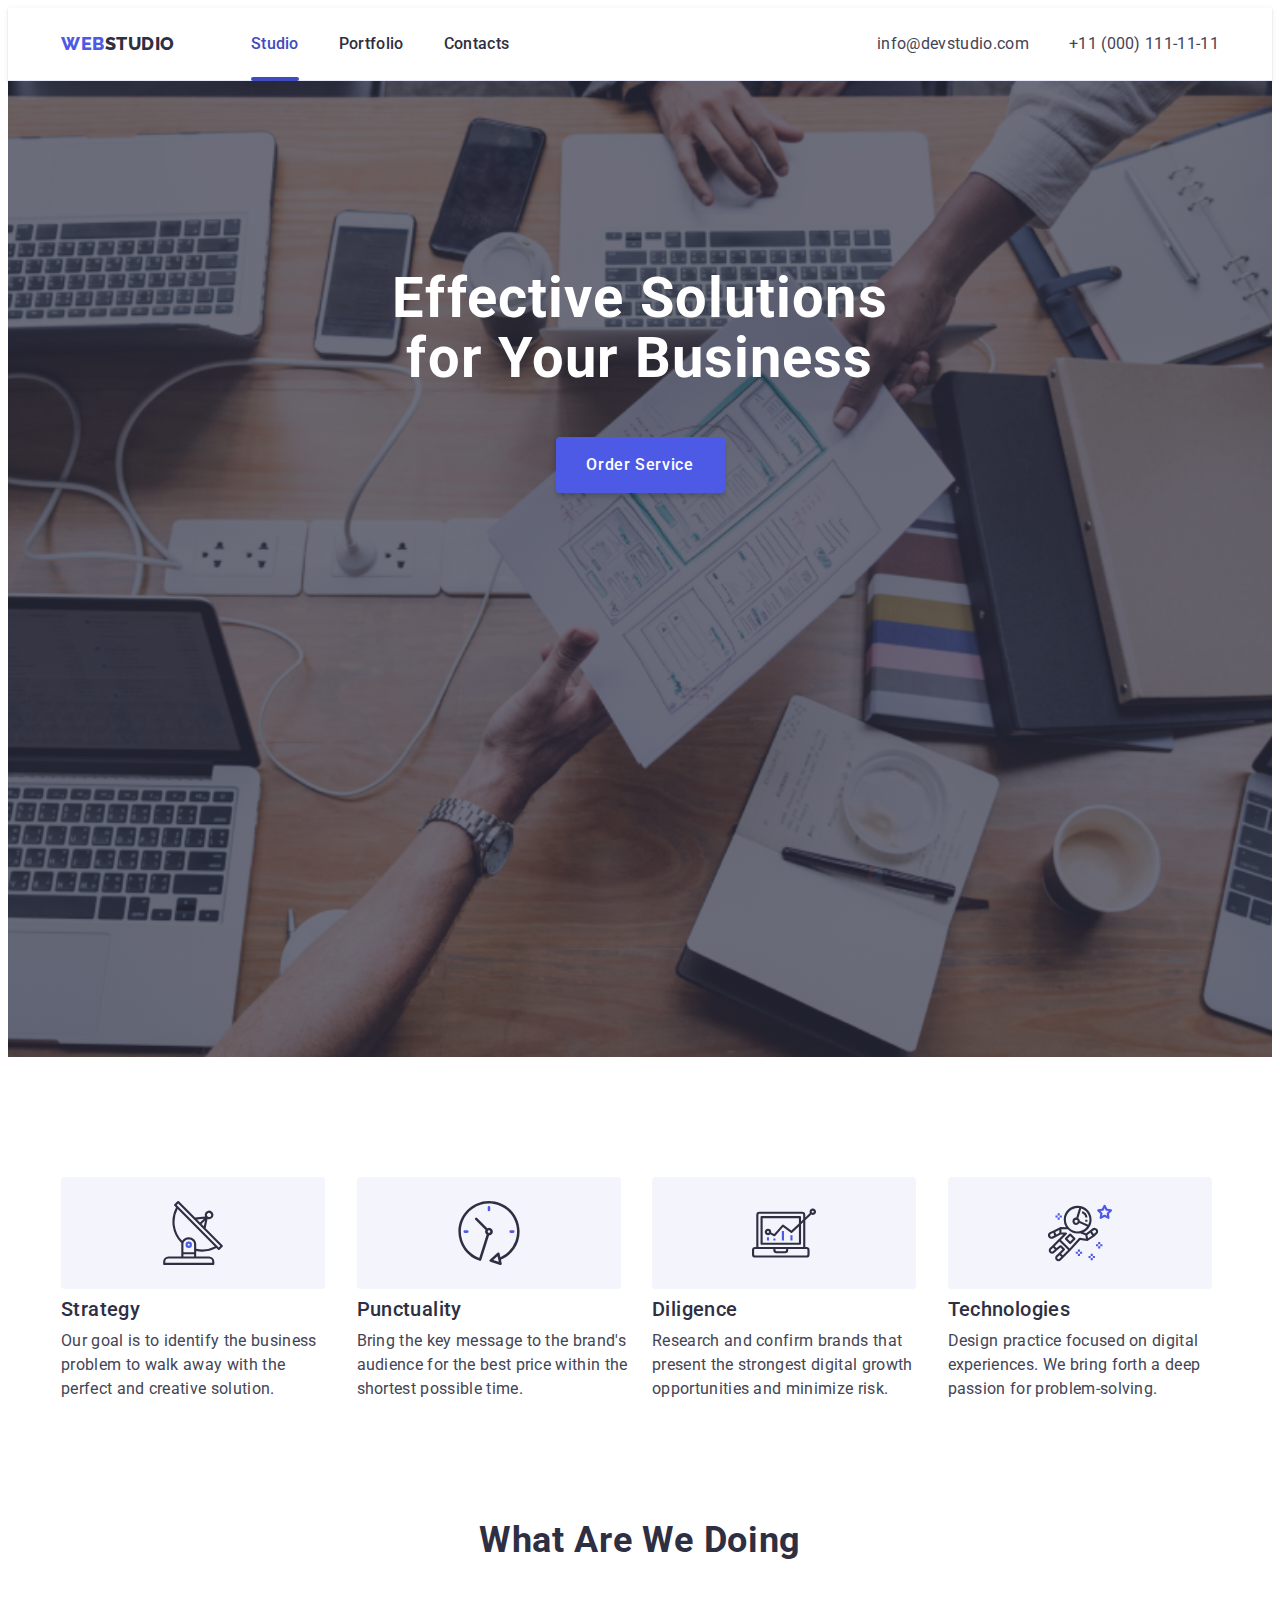
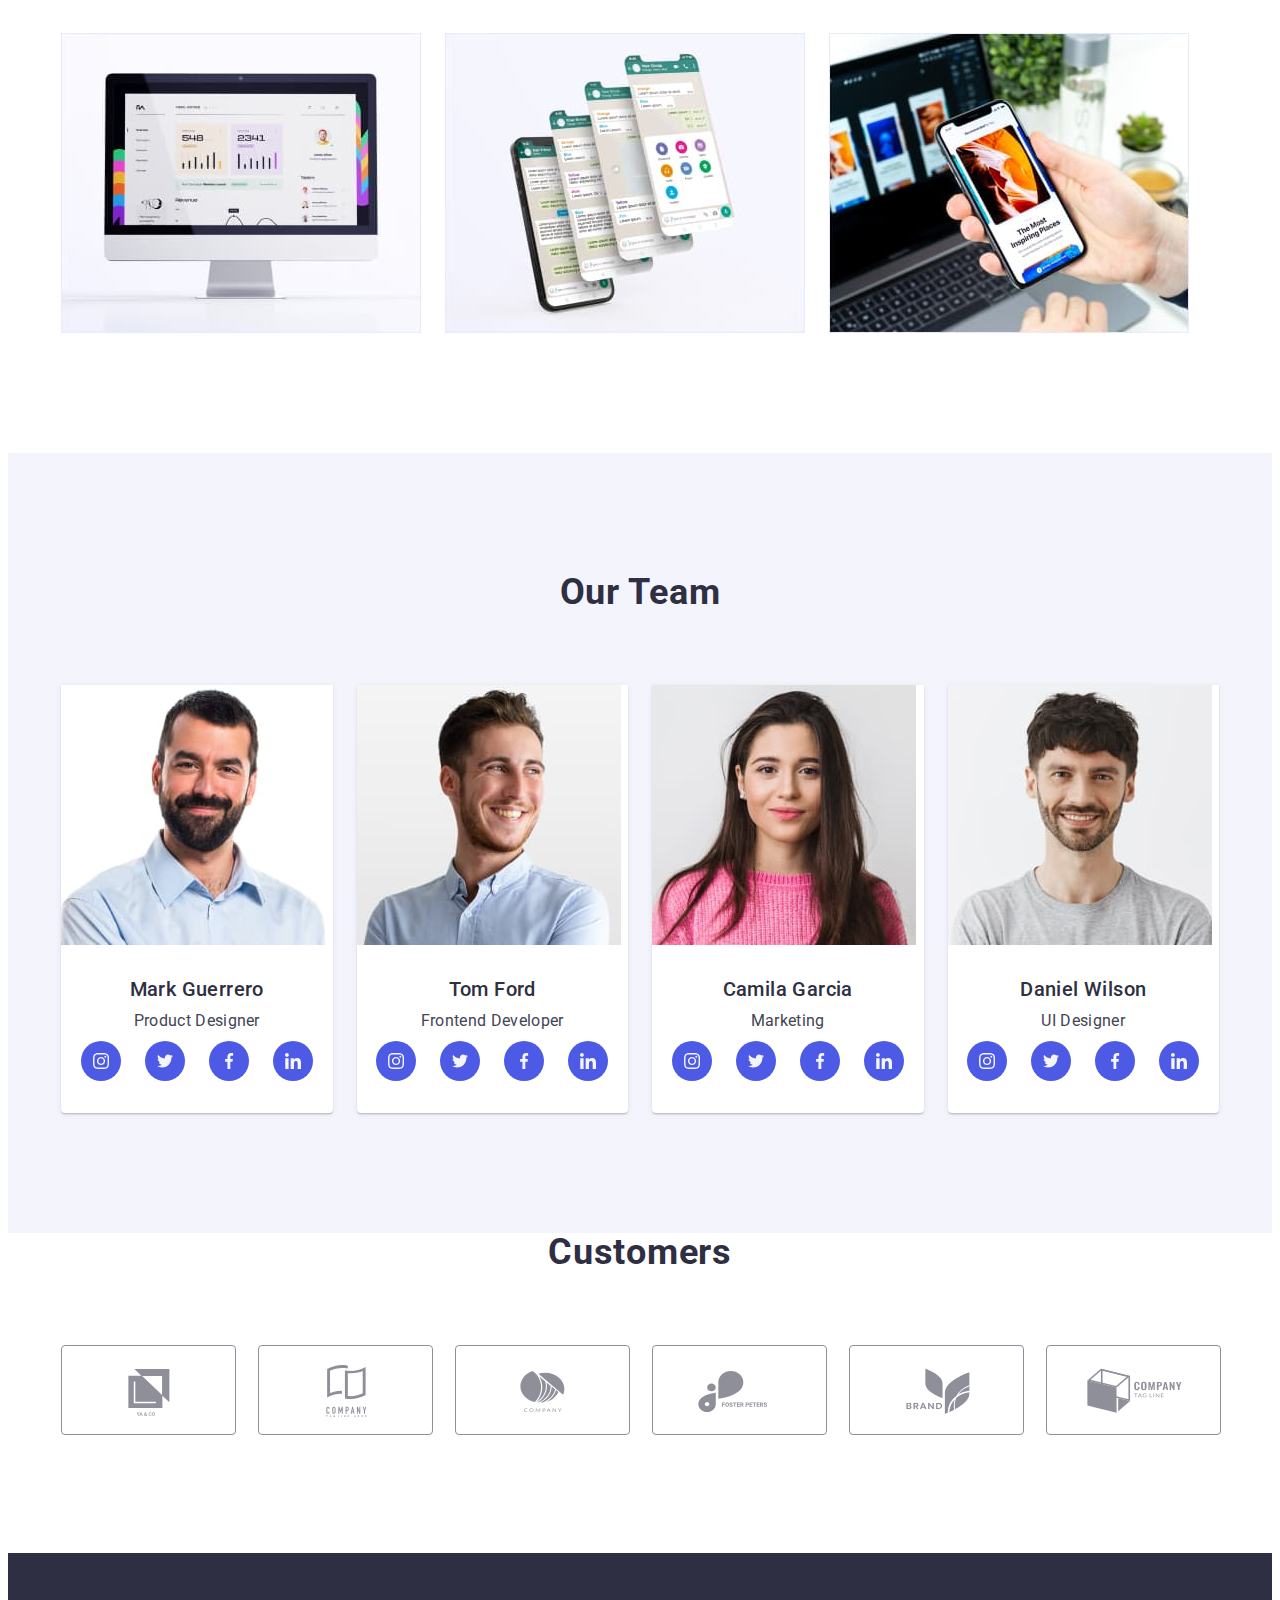
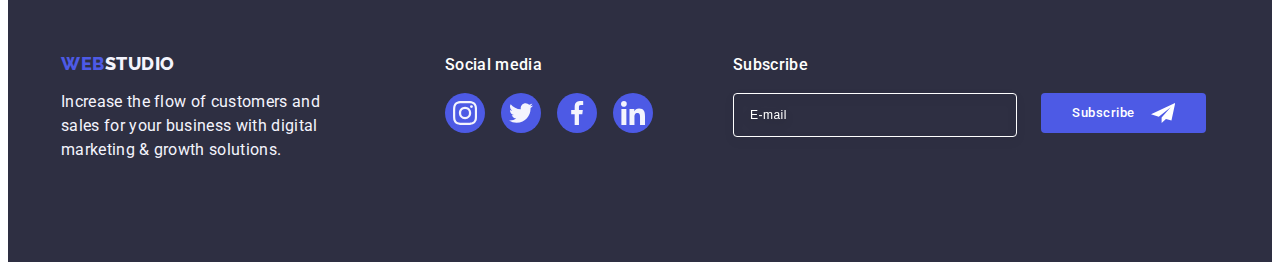
<file: index.html>
<!DOCTYPE html>
<html lang="en">
  <head>
    <meta charset="UTF-8" />
    <meta http-equiv="X-UA-Compatible" content="IE=edge" />
    <meta name="viewport" content="width=device-width, initial-scale=1.0" />
    <title lang="uk">Студія</title>
    <link rel="preconnect" href="https://fonts.googleapis.com" />
    <link rel="preconnect" href="https://fonts.gstatic.com" crossorigin />
    <link
      href="https://fonts.googleapis.com/css2?family=Raleway:wght@800&family=Roboto:wght@400;500;700&display=swap"
      rel="stylesheet"
    />
    <link
      rel="stylesheet"
      href="https://cdnjs.cloudflare.com/ajax/libs/modern-normalize/2.0.0/modern-normalize.min.css"
      integrity="sha512-4xo8blKMVCiXpTaLzQSLSw3KFOVPWhm/TRtuPVc4WG6kUgjH6J03IBuG7JZPkcWMxJ5huwaBpOpnwYElP/m6wg=="
      crossorigin="anonymous"
      referrerpolicy="no-referrer"
    />
    <link rel="stylesheet" href="./css/styles.css" />
  </head>
  <body>
    <!-- HEADER -->
    <header class="hdr-style">
      <div class="container header-nav">
        <nav class="page-nav">
          <a class="logo link" href="./index.html"
            >Web<span class="logo-style">Studio</span></a
          >
          <ul class="menu list">
            <li class="menu-item">
              <a class="menu-link link current-page" href="./index.html"
                >Studio</a
              >
            </li>
            <li class="menu-item">
              <a class="menu-link link" href="./portfolio.html">Portfolio</a>
            </li>
            <li class="menu-item">
              <a class="menu-link link" href="">Contacts</a>
            </li>
          </ul>
        </nav>
        <address class="address">
          <ul class="header-address list">
            <li>
              <a class="contacts link" href="mailto:info@devstudio.com"
                >info@devstudio.com</a
              >
            </li>
            <li>
              <a class="contacts link" href="tel:+110001111111"
                >+11 (000) 111-11-11</a
              >
            </li>
          </ul>
        </address>
      </div>
    </header>
    <main>
      <!-- HERO -->
      <section class="hero">
        <div class="container">
          <h1 class="main-title">Effective Solutions for Your Business</h1>
          <button type="button" class="modal-btn" data-modal-open>
            Order Service
          </button>
        </div>
      </section>
      <!-- ABOUT -->
      <section class="main-about">
        <div class="container">
          <h2 class="visually-hidden">About Company</h2>
          <ul class="about-company list">
            <li class="about-company-item">
              <div class="about-company-icons">
                <svg width="64" height="64">
                  <use href="./images/icons.svg#icon-icon-antenna"></use>
                </svg>
              </div>
              <h3 class="subtitle">Strategy</h3>
              <p class="about-description">
                Our goal is to identify the business problem to walk away with
                the perfect and creative solution.
              </p>
            </li>
            <li class="about-company-item">
              <div class="about-company-icons">
                <svg width="64" height="64">
                  <use href="./images/icons.svg#icon-icon-clock"></use>
                </svg>
              </div>
              <h3 class="subtitle">Punctuality</h3>
              <p class="about-description">
                Bring the key message to the brand's audience for the best price
                within the shortest possible time.
              </p>
            </li>
            <li class="about-company-item">
              <div class="about-company-icons">
                <svg width="64" height="64">
                  <use href="./images/icons.svg#icon-icon-diagram"></use>
                </svg>
              </div>
              <h3 class="subtitle">Diligence</h3>
              <p class="about-description">
                Research and confirm brands that present the strongest digital
                growth opportunities and minimize risk.
              </p>
            </li>
            <li class="about-company-item">
              <div class="about-company-icons">
                <svg width="64" height="64">
                  <use href="./images/icons.svg#icon-icon-astronaut"></use>
                </svg>
              </div>
              <h3 class="subtitle">Technologies</h3>
              <p class="about-description">
                Design practice focused on digital experiences. We bring forth a
                deep passion for problem-solving.
              </p>
            </li>
          </ul>
        </div>
      </section>
      <section class="section company-products">
        <div class="container">
          <h2 class="ours-works">What are we doing</h2>
          <ul class="about-company-visual list">
            <li class="products-img">
              <img src="./images/img-1.jpg" alt="Monitor" width="360" />
            </li>
            <li class="products-img">
              <img
                src="./images/img-2.jpg"
                alt="Iphone and Application"
                width="360"
              />
            </li>
            <li class="products-img">
              <img
                src="./images/img-3.jpg"
                alt="Iphone and Laptop"
                width="360"
              />
            </li>
          </ul>
        </div>
      </section>
      <!-- TEAM -->
      <section class="team-section">
        <div class="container">
          <h2 class="our-team">Our Team</h2>
          <ul class="team list">
            <li class="team-cards">
              <img src="./images/mark.jpg" alt="Product Designer" width="264" />
              <div class="team-item">
                <h3 class="teams-member">Mark Guerrero</h3>
                <p class="team-position">Product Designer</p>
                <ul class="teams-soc-list list">
                  <li class="teams-soc-item">
                    <a
                      href=""
                      class="teams-soc-link link"
                      target="_blank"
                      rel="noopener noreferrer"
                      ><svg class="teams-soc-icon" width="16" height="16">
                        <use
                          href="./images/icons.svg#icon-icon-instagram"
                        ></use></svg
                    ></a>
                  </li>
                  <li class="teams-soc-item">
                    <a
                      href=""
                      class="teams-soc-link link"
                      target="_blank"
                      rel="noopener noreferrer"
                      ><svg class="teams-soc-icon" width="16" height="16">
                        <use
                          href="./images/icons.svg#icon-icon-twitter"
                        ></use></svg
                    ></a>
                  </li>
                  <li class="teams-soc-item">
                    <a
                      href=""
                      class="teams-soc-link link"
                      target="_blank"
                      rel="noopener noreferrer"
                      ><svg class="teams-soc-icon" width="16" height="16">
                        <use
                          href="./images/icons.svg#icon-icon-facebook"
                        ></use></svg
                    ></a>
                  </li>
                  <li class="teams-soc-item">
                    <a
                      href=""
                      class="teams-soc-link link"
                      target="_blank"
                      rel="noopener noreferrer"
                      ><svg class="teams-soc-icon" width="16" height="16">
                        <use
                          href="./images/icons.svg#icon-icon-linkedin"
                        ></use></svg
                    ></a>
                  </li>
                </ul>
              </div>
            </li>
            <li class="team-cards">
              <img
                src="./images/tom.jpg"
                alt="Frontend Developer"
                width="264"
              />
              <div class="team-item">
                <h3 class="teams-member">Tom Ford</h3>
                <p class="team-position">Frontend Developer</p>
                <ul class="teams-soc-list list">
                  <li class="teams-soc-item">
                    <a
                      href=""
                      class="teams-soc-link link"
                      target="_blank"
                      rel="noopener noreferrer"
                      ><svg class="teams-soc-icon" width="16" height="16">
                        <use
                          href="./images/icons.svg#icon-icon-instagram"
                        ></use></svg
                    ></a>
                  </li>
                  <li class="teams-soc-item">
                    <a
                      href=""
                      class="teams-soc-link link"
                      target="_blank"
                      rel="noopener noreferrer"
                      ><svg class="teams-soc-icon" width="16" height="16">
                        <use
                          href="./images/icons.svg#icon-icon-twitter"
                        ></use></svg
                    ></a>
                  </li>
                  <li class="teams-soc-item">
                    <a
                      href=""
                      class="teams-soc-link link"
                      target="_blank"
                      rel="noopener noreferrer"
                      ><svg class="teams-soc-icon" width="16" height="16">
                        <use
                          href="./images/icons.svg#icon-icon-facebook"
                        ></use></svg
                    ></a>
                  </li>
                  <li class="teams-soc-item">
                    <a
                      href=""
                      class="teams-soc-link link"
                      target="_blank"
                      rel="noopener noreferrer"
                      ><svg class="teams-soc-icon" width="16" height="16">
                        <use
                          href="./images/icons.svg#icon-icon-linkedin"
                        ></use></svg
                    ></a>
                  </li>
                </ul>
              </div>
            </li>
            <li class="team-cards">
              <img src="./images/camila.jpg" alt="Marketing" width="264" />
              <div class="team-item">
                <h3 class="teams-member">Camila Garcia</h3>
                <p class="team-position">Marketing</p>
                <ul class="teams-soc-list list">
                  <li class="teams-soc-item">
                    <a
                      href=""
                      class="teams-soc-link link"
                      target="_blank"
                      rel="noopener noreferrer"
                      ><svg class="teams-soc-icon" width="16" height="16">
                        <use
                          href="./images/icons.svg#icon-icon-instagram"
                        ></use></svg
                    ></a>
                  </li>
                  <li class="teams-soc-item">
                    <a
                      href=""
                      class="teams-soc-link link"
                      target="_blank"
                      rel="noopener noreferrer"
                      ><svg class="teams-soc-icon" width="16" height="16">
                        <use
                          href="./images/icons.svg#icon-icon-twitter"
                        ></use></svg
                    ></a>
                  </li>
                  <li class="teams-soc-item">
                    <a
                      href=""
                      class="teams-soc-link link"
                      target="_blank"
                      rel="noopener noreferrer"
                      ><svg class="teams-soc-icon" width="16" height="16">
                        <use
                          href="./images/icons.svg#icon-icon-facebook"
                        ></use></svg
                    ></a>
                  </li>
                  <li class="teams-soc-item">
                    <a
                      href=""
                      class="teams-soc-link link"
                      target="_blank"
                      rel="noopener noreferrer"
                      ><svg class="teams-soc-icon" width="16" height="16">
                        <use
                          href="./images/icons.svg#icon-icon-linkedin"
                        ></use></svg
                    ></a>
                  </li>
                </ul>
              </div>
            </li>
            <li class="team-cards">
              <img src="./images/daniel.jpg" alt="UI Designer" width="264" />
              <div class="team-item">
                <h3 class="teams-member">Daniel Wilson</h3>
                <p class="team-position">UI Designer</p>
                <ul class="teams-soc-list list">
                  <li class="teams-soc-item">
                    <a
                      href=""
                      class="teams-soc-link link"
                      target="_blank"
                      rel="noopener noreferrer"
                      ><svg class="teams-soc-icon" width="16" height="16">
                        <use
                          href="./images/icons.svg#icon-icon-instagram"
                        ></use></svg
                    ></a>
                  </li>
                  <li class="teams-soc-item">
                    <a
                      href=""
                      class="teams-soc-link link"
                      target="_blank"
                      rel="noopener noreferrer"
                      ><svg class="teams-soc-icon" width="16" height="16">
                        <use
                          href="./images/icons.svg#icon-icon-twitter"
                        ></use></svg
                    ></a>
                  </li>
                  <li class="teams-soc-item">
                    <a
                      href=""
                      class="teams-soc-link link"
                      target="_blank"
                      rel="noopener noreferrer"
                      ><svg class="teams-soc-icon" width="16" height="16">
                        <use
                          href="./images/icons.svg#icon-icon-facebook"
                        ></use></svg
                    ></a>
                  </li>
                  <li class="teams-soc-item">
                    <a
                      href=""
                      class="teams-soc-link link"
                      target="_blank"
                      rel="noopener noreferrer"
                      ><svg class="teams-soc-icon" width="16" height="16">
                        <use
                          href="./images/icons.svg#icon-icon-linkedin"
                        ></use></svg
                    ></a>
                  </li>
                </ul>
              </div>
            </li>
          </ul>
        </div>
      </section>
      <!-- CUSTOMERS -->
      <section class="section company-products">
        <div class="container">
          <h2 class="ours-works">Customers</h2>
          <ul class="customers-list list">
            <li class="customer-item">
              <a class="customer-link link" href=""
                ><svg class="customer-icon" height="56" width="104">
                  <use href="./images/icons.svg#icon-icon-company-1"></use></svg
              ></a>
            </li>
            <li class="customer-item">
              <a class="customer-link link" href=""
                ><svg class="customer-icon" height="56" width="104">
                  <use href="./images/icons.svg#icon-icon-company-2"></use></svg
              ></a>
            </li>
            <li class="customer-item">
              <a class="customer-link link" href=""
                ><svg class="customer-icon" height="56" width="104">
                  <use href="./images/icons.svg#icon-icon-company-3"></use></svg
              ></a>
            </li>
            <li class="customer-item">
              <a class="customer-link link" href=""
                ><svg class="customer-icon" height="56" width="104">
                  <use href="./images/icons.svg#icon-icon-company-4"></use></svg
              ></a>
            </li>
            <li class="customer-item">
              <a class="customer-link link" href=""
                ><svg class="customer-icon" height="56" width="104">
                  <use href="./images/icons.svg#icon-icon-company-5"></use></svg
              ></a>
            </li>
            <li class="customer-item">
              <a class="customer-link link" href=""
                ><svg class="customer-icon" height="56" width="104">
                  <use href="./images/icons.svg#icon-icon-company-6"></use></svg
              ></a>
            </li>
          </ul>
        </div>
      </section>
    </main>
    <footer class="page-bottom">
      <div class="container footer-container">
        <div class="footer-logo-container">
          <a class="logo-footer link" href="./index.html"
            >Web<span class="logo-style-footer">Studio</span></a
          >
          <p class="slogan-footer">
            Increase the flow of customers and sales for your business with
            digital marketing & growth solutions.
          </p>
        </div>
        <div class="social-media-links">
          <p class="social-footer-title">Social media</p>
          <ul class="footer-social-link list">
            <li class="teams-soc-item">
              <a
                href=""
                class="footer-soc-link link"
                target="_blank"
                rel="noopener noreferrer"
                ><svg class="teams-soc-icon" width="24" height="24">
                  <use href="./images/icons.svg#icon-icon-instagram"></use></svg
              ></a>
            </li>
            <li class="teams-soc-item">
              <a
                href=""
                class="footer-soc-link link"
                target="_blank"
                rel="noopener noreferrer"
                ><svg class="teams-soc-icon" width="24" height="24">
                  <use href="./images/icons.svg#icon-icon-twitter"></use></svg
              ></a>
            </li>
            <li class="teams-soc-item">
              <a
                href=""
                class="footer-soc-link link"
                target="_blank"
                rel="noopener noreferrer"
                ><svg class="teams-soc-icon" width="24" height="24">
                  <use href="./images/icons.svg#icon-icon-facebook"></use></svg
              ></a>
            </li>
            <li class="teams-soc-item">
              <a
                href=""
                class="footer-soc-link link"
                target="_blank"
                rel="noopener noreferrer"
                ><svg class="teams-soc-icon" width="24" height="24">
                  <use href="./images/icons.svg#icon-icon-linkedin"></use></svg
              ></a>
            </li>
          </ul>
        </div>
        <div class="subscribe-form">
          <p class="social-footer-title">Subscribe</p>
          <form class="subscribe">
            <label for="subscribe-footer" class="subscribe-label">
              <input
                type="email"
                id="subscribe-footer"
                name="subscribe-footer"
                class="subscribe-input"
                placeholder="E-mail"
              />
            </label>
            <button type="submit" class="subscribe-btn">
              Subscribe
              <svg class="subscribe-icon" width="24" height="24">
                <use href="./images/icons.svg#icon-send"></use>
              </svg>
            </button>
          </form>
        </div>
      </div>
    </footer>
    <div class="backdrop is-hidden" data-modal>
      <div class="modal">
        <button type="button" class="modal-close" data-modal-close>
          <svg class="modal-close-icon" width="8" height="8">
            <use href="./images/icons.svg#icon-close-modal"></use>
          </svg>
        </button>
        <p class="modal-title">Leave your contacts and we will call you back</p>
        <form class="modal-form">
          <div class="modal-field">
            <label for="user-name" class="input-label">Name</label>
            <div class="input-wrap">
              <input
                type="text"
                name="user-name"
                id="user-name"
                class="modal-input"
              />
              <svg class="modal-icon" width="18" height="24">
                <use href="./images/icons.svg#icon-person"></use>
              </svg>
            </div>
          </div>

          <div class="modal-field">
            <label for="user-tel" class="input-label">Phone</label>
            <div class="input-wrap">
              <input
                type="text"
                name="user-tel"
                id="user-tel"
                class="modal-input"
              />
              <svg class="modal-icon" width="18" height="24">
                <use href="./images/icons.svg#icon-phone"></use>
              </svg>
            </div>
          </div>

          <div class="modal-field">
            <label for="user-email" class="input-label">Email</label>
            <div class="input-wrap">
              <input
                type="text"
                name="user-email"
                id="user-email"
                class="modal-input"
              />
              <svg class="modal-icon" width="18" height="24">
                <use href="./images/icons.svg#icon-letter"></use>
              </svg>
            </div>
          </div>

          <div class="modal-field-coment">
            <label for="user-comment" class="input-label">Comment</label>
            <textarea
              name="user-comment"
              id="user-comment"
              class="modal-comment"
              placeholder="Text input"
            ></textarea>
          </div>
          <div class="modal-checkbox">
            <input
              id="user-privacy"
              type="checkbox"
              name="user-privacy"
              value="true"
              class="checkbox visually-hidden"
            />
            <label for="user-privacy" class="checkbox-label">
              <span class="checkbox-icon">
                <svg class="icov-vector" width="10" height="8">
                  <use href="./images/icons.svg#icon-bird"></use>
                </svg>
              </span>
              I accept the terms and conditions of the&nbsp;
              <a href="#" class="check-link">Privacy Policy</a>
            </label>
          </div>

          <button type="submit" class="modal-btn btn">Send</button>
        </form>
      </div>
    </div>
    <script src="./js/modal.js"></script>
  </body>
</html>
</file>
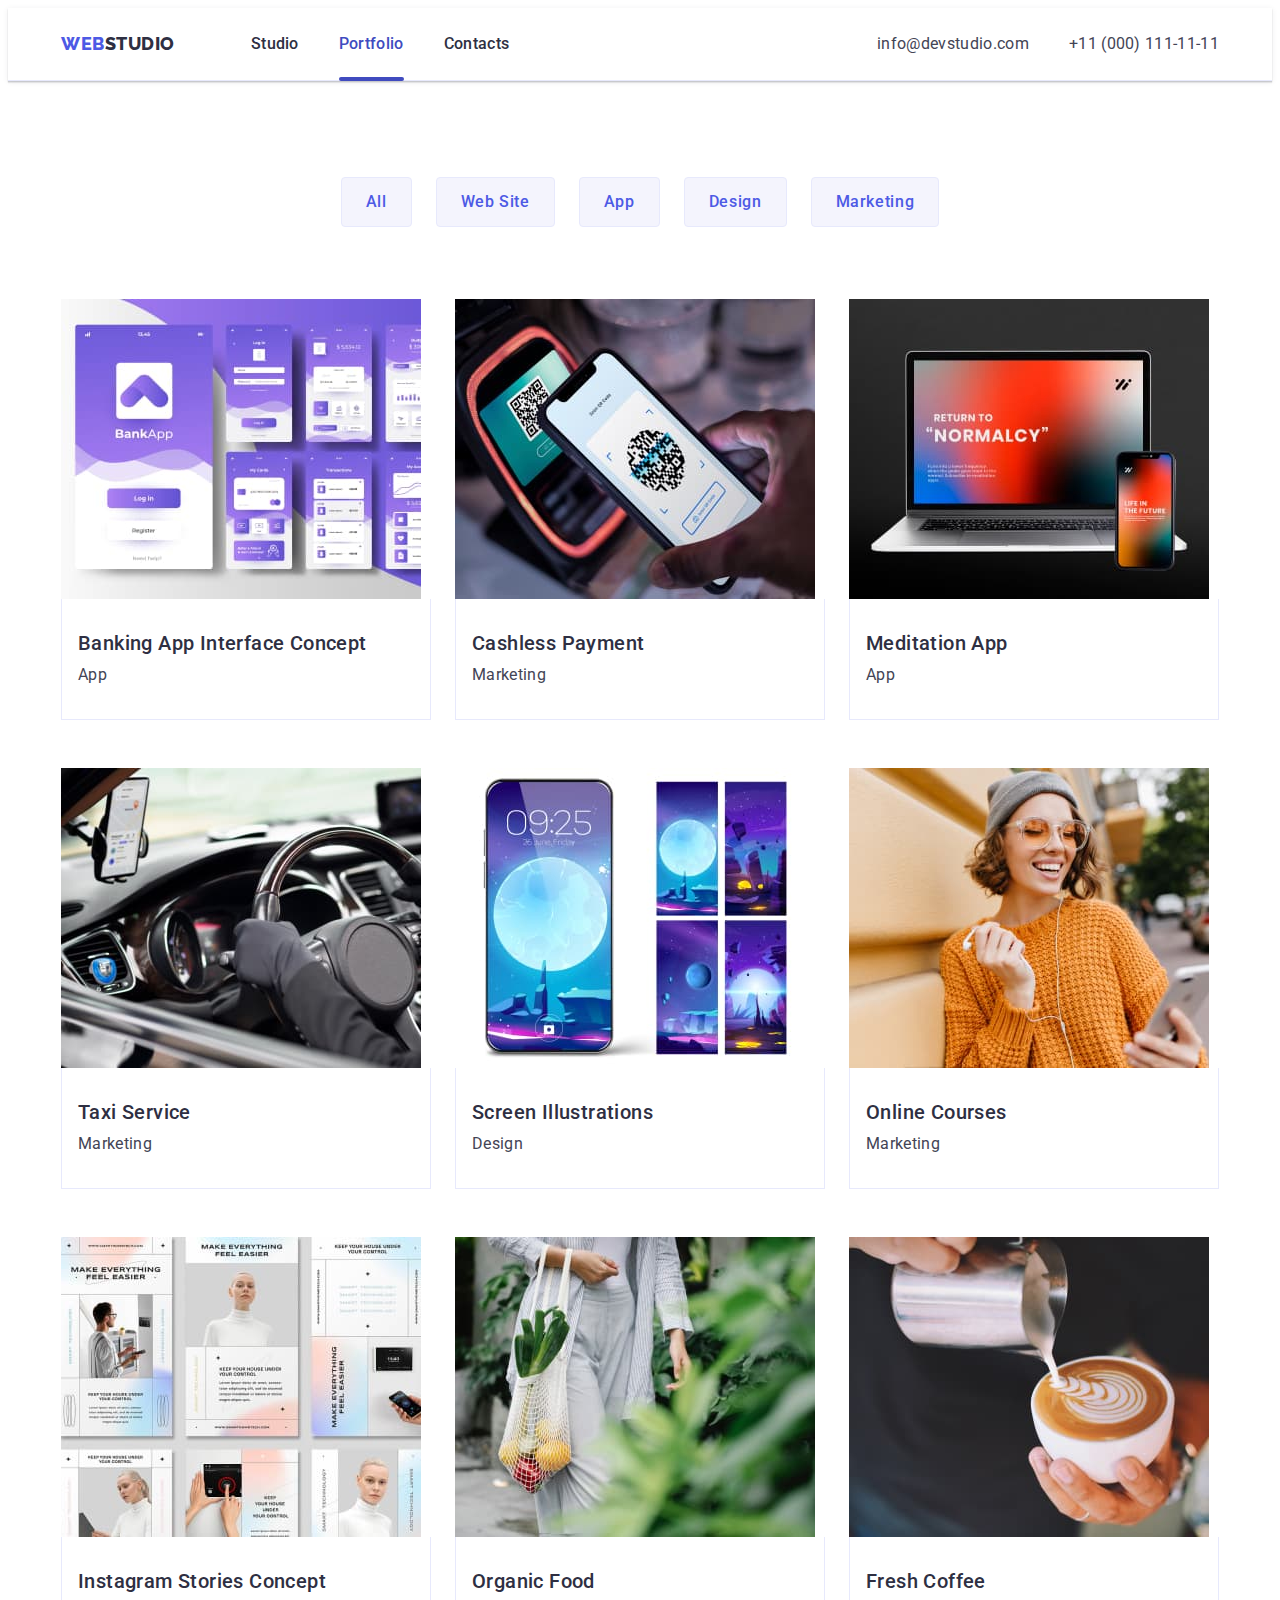
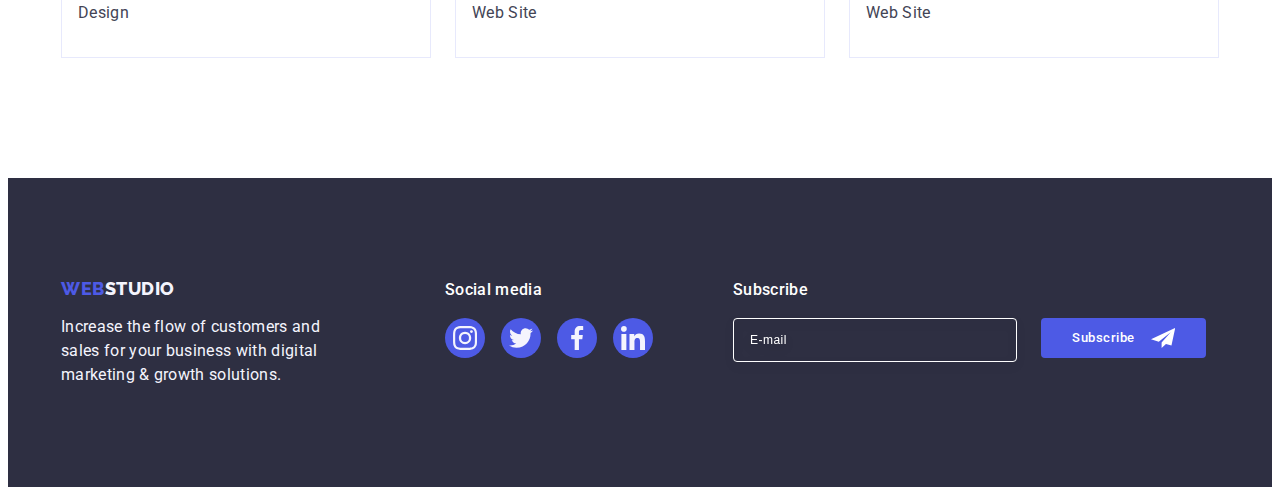
<file: portfolio.html>
<!DOCTYPE html>
<html lang="en">
  <head>
    <meta charset="UTF-8" />
    <meta http-equiv="X-UA-Compatible" content="IE=edge" />
    <meta name="viewport" content="width=device-width, initial-scale=1.0" />
    <title lang="uk">Студія</title>
    <link rel="preconnect" href="https://fonts.googleapis.com" />
    <link rel="preconnect" href="https://fonts.gstatic.com" crossorigin />
    <link
      href="https://fonts.googleapis.com/css2?family=Raleway:wght@800&family=Roboto:wght@400;500;700&display=swap"
      rel="stylesheet"
    />
    <link
      rel="stylesheet"
      href="https://cdnjs.cloudflare.com/ajax/libs/modern-normalize/2.0.0/modern-normalize.min.css"
      integrity="sha512-4xo8blKMVCiXpTaLzQSLSw3KFOVPWhm/TRtuPVc4WG6kUgjH6J03IBuG7JZPkcWMxJ5huwaBpOpnwYElP/m6wg=="
      crossorigin="anonymous"
      referrerpolicy="no-referrer"
    />
    <link rel="stylesheet" href="./css/styles.css" />
  </head>
  <body>
    <!-- HEADER -->
    <header class="hdr-style">
      <div class="container header-nav">
        <nav class="page-nav">
          <a class="logo link" href="./index.html"
            >Web<span class="logo-style">Studio</span></a
          >

          <ul class="menu list">
            <li class="menu-item">
              <a class="menu-link link" href="./index.html">Studio</a>
            </li>
            <li class="menu-item">
              <a class="menu-link link current-page" href="./portfolio.html"
                >Portfolio</a
              >
            </li>
            <li class="menu-item">
              <a class="menu-link link" href="">Contacts</a>
            </li>
          </ul>
        </nav>
        <address class="address">
          <ul class="header-address list">
            <li>
              <a class="contacts link" href="mailto:info@devstudio.com"
                >info@devstudio.com</a
              >
            </li>
            <li>
              <a class="contacts link" href="tel:+110001111111"
                >+11 (000) 111-11-11</a
              >
            </li>
          </ul>
        </address>
      </div>
    </header>
    <main>
      <section class="portfolio-section">
        <div class="container">
          <h1 class="visually-hidden">Examples of Work</h1>
          <ul class="list portfolio-filter">
            <li><button type="button" class="filter-btn">All</button></li>
            <li><button type="button" class="filter-btn">Web Site</button></li>
            <li><button type="button" class="filter-btn">App</button></li>
            <li><button type="button" class="filter-btn">Design</button></li>
            <li><button type="button" class="filter-btn">Marketing</button></li>
          </ul>

          <ul class="portfolio-examples list">
            <li class="portfolio-cards">
              <a class="portfolio-card-item link" href=""
                ><div class="portfolio-cover-image">
                  <img
                    src="./images/example-1.jpg"
                    alt="Bank Application"
                    width="360"
                  />
                  <p class="cover-text-image">
                    14 Stylish and User-Friendly App Design Concepts · Task
                    Manager App · Calorie Tracker App · Exotic Fruit Ecommerce
                    App · Cloud Storage App
                  </p>
                </div>
                <div class="portfolio-cards-bottom">
                  <h2 class="subtitle">Banking App Interface Concept</h2>
                  <p class="example-category">App</p>
                </div></a
              >
            </li>
            <li class="portfolio-cards">
              <a class="portfolio-card-item link" href=""
                ><div class="portfolio-cover-image">
                  <img
                    src="./images/example-2.jpg"
                    alt="QR Code Mobile Payment"
                    width="360"
                  />
                  <p class="cover-text-image">
                    14 Stylish and User-Friendly App Design Concepts · Task
                    Manager App · Calorie Tracker App · Exotic Fruit Ecommerce
                    App · Cloud Storage App
                  </p>
                </div>
                <div class="portfolio-cards-bottom">
                  <h2 class="subtitle">Cashless Payment</h2>
                  <p class="example-category">Marketing</p>
                </div></a
              >
            </li>
            <li class="portfolio-cards">
              <a class="portfolio-card-item link" href=""
                ><div class="portfolio-cover-image">
                  <img
                    src="./images/example-3.jpg"
                    alt="Laptop and Smartphone"
                    width="360"
                  />
                  <p class="cover-text-image">
                    14 Stylish and User-Friendly App Design Concepts · Task
                    Manager App · Calorie Tracker App · Exotic Fruit Ecommerce
                    App · Cloud Storage App
                  </p>
                </div>
                <div class="portfolio-cards-bottom">
                  <h2 class="subtitle">Meditation App</h2>
                  <p class="example-category">App</p>
                </div></a
              >
            </li>
            <li class="portfolio-cards">
              <a class="portfolio-card-item link" href=""
                ><div class="portfolio-cover-image">
                  <img src="./images/example-4.jpg" alt="Driver" width="360" />
                  <p class="cover-text-image">
                    14 Stylish and User-Friendly App Design Concepts · Task
                    Manager App · Calorie Tracker App · Exotic Fruit Ecommerce
                    App · Cloud Storage App
                  </p>
                </div>
                <div class="portfolio-cards-bottom">
                  <h2 class="subtitle">Taxi Service</h2>
                  <p class="example-category">Marketing</p>
                </div></a
              >
            </li>
            <li class="portfolio-cards">
              <a class="portfolio-card-item link" href=""
                ><div class="portfolio-cover-image">
                  <img
                    src="./images/example-5.jpg"
                    alt="Smartphone with wallpapers"
                    width="360"
                  />
                  <p class="cover-text-image">
                    14 Stylish and User-Friendly App Design Concepts · Task
                    Manager App · Calorie Tracker App · Exotic Fruit Ecommerce
                    App · Cloud Storage App
                  </p>
                </div>
                <div class="portfolio-cards-bottom">
                  <h2 class="subtitle">Screen Illustrations</h2>
                  <p class="example-category">Design</p>
                </div></a
              >
            </li>
            <li class="portfolio-cards">
              <a class="portfolio-card-item link" href=""
                ><div class="portfolio-cover-image">
                  <img
                    src="./images/example-6.jpg"
                    alt="Happy girl"
                    width="360"
                  />
                  <p class="cover-text-image">
                    14 Stylish and User-Friendly App Design Concepts · Task
                    Manager App · Calorie Tracker App · Exotic Fruit Ecommerce
                    App · Cloud Storage App
                  </p>
                </div>
                <div class="portfolio-cards-bottom">
                  <h2 class="subtitle">Online Courses</h2>
                  <p class="example-category">Marketing</p>
                </div></a
              >
            </li>
            <li class="portfolio-cards">
              <a class="portfolio-card-item link" href=""
                ><div class="portfolio-cover-image">
                  <img
                    src="./images/example-7.jpg"
                    alt="Instagram Stories"
                    width="360"
                  />
                  <p class="cover-text-image">
                    14 Stylish and User-Friendly App Design Concepts · Task
                    Manager App · Calorie Tracker App · Exotic Fruit Ecommerce
                    App · Cloud Storage App
                  </p>
                </div>
                <div class="portfolio-cards-bottom">
                  <h2 class="subtitle">Instagram Stories Concept</h2>
                  <p class="example-category">Design</p>
                </div></a
              >
            </li>
            <li class="portfolio-cards">
              <a class="portfolio-card-item link" href=""
                ><div class="portfolio-cover-image">
                  <img
                    src="./images/example-8.jpg"
                    alt="Girl with vegetables"
                    width="360"
                  />
                  <p class="cover-text-image">
                    14 Stylish and User-Friendly App Design Concepts · Task
                    Manager App · Calorie Tracker App · Exotic Fruit Ecommerce
                    App · Cloud Storage App
                  </p>
                </div>
                <div class="portfolio-cards-bottom">
                  <h2 class="subtitle">Organic Food</h2>
                  <p class="example-category">Web Site</p>
                </div></a
              >
            </li>
            <li class="portfolio-cards">
              <a class="portfolio-card-item link" href=""
                ><div class="portfolio-cover-image">
                  <img src="./images/example-9.jpg" alt="Coffee" width="360" />
                  <p class="cover-text-image">
                    14 Stylish and User-Friendly App Design Concepts · Task
                    Manager App · Calorie Tracker App · Exotic Fruit Ecommerce
                    App · Cloud Storage App
                  </p>
                </div>
                <div class="portfolio-cards-bottom">
                  <h2 class="subtitle">Fresh Coffee</h2>
                  <p class="example-category">Web Site</p>
                </div></a
              >
            </li>
          </ul>
        </div>
      </section>
    </main>
    <footer class="page-bottom">
      <div class="container footer-container">
        <div class="footer-logo-container">
          <a class="logo-footer link" href="./index.html"
            >Web<span class="logo-style-footer">Studio</span></a
          >
          <p class="slogan-footer">
            Increase the flow of customers and sales for your business with
            digital marketing & growth solutions.
          </p>
        </div>
        <div class="social-media-links">
          <p class="social-footer-title">Social media</p>
          <ul class="footer-social-link list">
            <li class="teams-soc-item">
              <a
                href=""
                class="footer-soc-link link"
                target="_blank"
                rel="noopener noreferrer"
                ><svg class="teams-soc-icon" width="24" height="24">
                  <use href="./images/icons.svg#icon-icon-instagram"></use></svg
              ></a>
            </li>
            <li class="teams-soc-item">
              <a
                href=""
                class="footer-soc-link link"
                target="_blank"
                rel="noopener noreferrer"
                ><svg class="teams-soc-icon" width="24" height="24">
                  <use href="./images/icons.svg#icon-icon-twitter"></use></svg
              ></a>
            </li>
            <li class="teams-soc-item">
              <a
                href=""
                class="footer-soc-link link"
                target="_blank"
                rel="noopener noreferrer"
                ><svg class="teams-soc-icon" width="24" height="24">
                  <use href="./images/icons.svg#icon-icon-facebook"></use></svg
              ></a>
            </li>
            <li class="teams-soc-item">
              <a
                href=""
                class="footer-soc-link link"
                target="_blank"
                rel="noopener noreferrer"
                ><svg class="teams-soc-icon" width="24" height="24">
                  <use href="./images/icons.svg#icon-icon-linkedin"></use></svg
              ></a>
            </li>
          </ul>
        </div>
        <div class="subscribe-form">
          <p class="social-footer-title">Subscribe</p>
          <form class="subscribe">
            <label for="subscribe-footer" class="subscribe-label">
              <input
                type="email"
                id="subscribe-footer"
                name="subscribe-footer"
                class="subscribe-input"
                placeholder="E-mail"
              />
            </label>
            <button type="submit" class="subscribe-btn">
              Subscribe
              <svg class="subscribe-icon" width="24" height="24">
                <use href="./images/icons.svg#icon-send"></use>
              </svg>
            </button>
          </form>
        </div>
      </div>
    </footer>
  </body>
</html>
</file>
<file: css/styles.css>
:root {
  --body-text: #434455;
  --accent-color: #4d5ae5;
  --secondary-accent-color: #2e2f42;
  --pressed-state-color: #404bbf;
  --light-mode-backgrounds: #f4f4fd;
  --background: #ffffff;
}

body {
  font-family: "Roboto", sans-serif;
  color: var(--body-text);
  font-style: normal;
  font-weight: regular;
  font-size: 16px;
  line-height: 1.5;
  letter-spacing: 0.02em;
  background-color: var(--background);
}

.container {
  width: 1158px;
  padding-left: 15px;
  padding-right: 15px;
  margin: 0 auto;
  /* outline: 2px solid red; */
}

.section {
  padding-bottom: 72px;
}

/* ==================================== RESET ==================================== */
img {
  display: block;
}

p,
h1,
h2,
h3,
h4,
h5,
h6 {
  margin: 0;
}

ul,
ol {
  margin: 0;
  padding: 0;
}

.visually-hidden {
  position: absolute;
  width: 1px;
  height: 1px;
  margin: -1px;
  border: 0;
  padding: 0;
  white-space: nowrap;
  clip-path: inset(100%);
  clip: rect(0 0 0 0);
  overflow: hidden;
}
/* ==================================== /RESET ==================================== */

.subtitle {
  font-weight: 500;
  font-size: 20px;
  line-height: 1.2;
  letter-spacing: 0.02em;
  color: var(--secondary-accent-color);
  /* padding-top: 32px; */
  /* padding-bottom: 8px; */
  margin-bottom: 8px;
}

.list {
  list-style: none;
}

.link {
  text-decoration: none;
  color: #2e2f42;
}
/* ==================================== COMPONENTS ==================================== */
.logo {
  font-family: "Raleway", sans-serif;
  font-style: normal;
  font-weight: 800;
  font-size: 18px;
  line-height: 1.17;
  letter-spacing: 0.03em;
  text-transform: uppercase;
  color: var(--accent-color);
  margin-right: 76px;
}

.logo-footer {
  display: inline-block;
  font-family: "Raleway", sans-serif;
  font-style: normal;
  font-weight: 800;
  font-size: 18px;
  line-height: 1.17;
  letter-spacing: 0.03em;
  text-transform: uppercase;
  color: var(--accent-color);
  margin-bottom: 16px;
}

.logo-style {
  color: var(--secondary-accent-color);
}

.logo-style-footer {
  color: var(--light-mode-backgrounds);
}
/* ==================================== /COMPONENTS ==================================== *



/* ==================================== HEADER ==================================== */

.contacts {
  font-family: "Roboto" sans-serif;
  font-style: normal;
  font-weight: 400;
  font-size: 16px;
  line-height: 1.5;
  letter-spacing: 0.02em;
  color: var(--body-text);

  transition-property: color;
  transition-duration: 250ms;
  transition-timing-function: cubic-bezier(0.4, 0, 0.2, 1);
}

.address {
  font-style: normal;
  color: var(--body-text);
  margin-left: auto;
  display: flex;
  justify-content: flex-end;
}

.menu-link {
  display: block;
  font-weight: 500;
  padding: 24px 0;
  position: relative;
  transition-property: color;
  transition-duration: 250ms;
  transition-timing-function: cubic-bezier(0.4, 0, 0.2, 1);
}

.menu-link:hover,
.menu-link:focus {
  color: var(--pressed-state-color);
}

.current-page {
  color: #404bbf;
}

.current-page::after {
  content: "";
  position: absolute;
  width: 100%;
  height: 4px;
  left: 0px;
  top: 44px;
  background: #404bbf;
  border-radius: 2px;
  display: block;
  margin-top: 25px;
}

.contacts:hover,
.contacts:focus {
  color: var(--pressed-state-color);
}

.page-nav {
  display: flex;
  align-items: center;
}

.menu {
  display: flex;
  gap: 40px;
}

.header-nav {
  display: flex;
  align-items: center;
}

.header-address {
  display: flex;
  gap: 40px;
}

/* ==================================== /HEADER ==================================== */

/* ==================================== HERO ==================================== */
.hero {
  max-width: 1440px;
  margin: 0 auto;
  background-color: #2e2f42;
  background-image: linear-gradient(
      rgba(46, 47, 66, 0.7),
      rgba(46, 47, 66, 0.7)
    ),
    url(../images/people-office.jpg);
  background-repeat: no-repeat;
  background-position: center;
  background-size: cover;
  height: 600px;
  padding: 188px 0 188px 0;
}

.main-title {
  font-weight: 700;
  font-size: 56px;
  line-height: 1.07;
  text-align: center;
  letter-spacing: 0.02em;
  color: #ffffff;
  max-width: 496px;
  margin: 0 auto;
  margin-bottom: 48px;
}

.modal-btn {
  display: block;
  font-family: "Roboto", sans-serif;
  font-weight: 500;
  font-size: 16px;
  line-height: 1.5;
  align-items: center;
  letter-spacing: 0.04em;
  color: #ffffff;
  background: #4d5ae5;
  box-shadow: 0px 4px 4px rgba(0, 0, 0, 0.15);
  border-radius: 4px;
  min-width: 169px;
  height: 56px;
  cursor: pointer;
  border: transparent;
  margin: 0 auto;
  transition: background-color 250ms cubic-bezier(0.4, 0, 0.2, 1);
}

.modal-btn:hover,
.modal-btn:focus {
  background: var(--pressed-state-color);
  background-color: #404bbf;
}

.about-company-item {
  width: calc((100% - 72px) / 4);
}
/* ==================================== /HERO ==================================== */

/* ==================================== ABOUT ==================================== */
.about-company {
  display: flex;
  gap: 24px;
}

.about-company-visual {
  display: flex;
  gap: 24px;
}

.company-products {
  padding-bottom: 120px;
}

.main-about {
  padding: 120px 0;
}

.ours-works {
  font-weight: 700;
  font-size: 36px;
  line-height: 1.11;
  text-align: center;
  letter-spacing: 0.02em;
  text-transform: capitalize;
  color: var(--secondary-accent-color);
  margin-bottom: 72px;
}

.our-team {
  font-weight: 700;
  font-size: 36px;
  line-height: 1.11;
  text-align: center;
  letter-spacing: 0.02em;
  text-transform: capitalize;
  color: var(--secondary-accent-color);
  margin-bottom: 72px;
}

.teams-member {
  background-color: FFFFFF;
  font-weight: 500;
  font-size: 20px;
  line-height: 1.2;
  letter-spacing: 0.02em;
  color: #2e2f42;
  text-align: center;
  margin-bottom: 8px;
}

.team-item {
  padding: 32px 16px;
}

.team-cards {
  font-size: 16px;
  background-color: #ffffff;
  background: #ffffff;
  box-shadow: 0px 1px 6px rgba(46, 47, 66, 0.08),
    0px 1px 1px rgba(46, 47, 66, 0.16), 0px 2px 1px rgba(46, 47, 66, 0.08);
  border-radius: 0px 0px 4px 4px;
  width: calc((100% - 72px) / 4);
}

.team-position {
  font-weight: 400;
  font-size: 16px;
  line-height: 1.5;
  color: #434455;
  text-align: center;
}

.about-company-icons {
  width: 264px;
  height: 112px;
  background: #f4f4fd;
  border-radius: 4px;
  margin-bottom: 8px;
  display: flex;
  align-items: center;
  justify-content: center;
}

/* ==================================== /ABOUT ==================================== */

/* ==================================== TEAM ==================================== */
.team-section {
  background-color: var(--light-mode-backgrounds);
  padding-top: 120px;
  padding-bottom: 120px;
}

.team {
  display: flex;
  gap: 24px;
}

.teams-soc-list {
  display: flex;
  justify-content: center;
  gap: 24px;
  margin-top: 8px;
}

.teams-soc-item {
  width: 40px;
  height: 40px;
}

.teams-soc-link {
  width: 100%;
  height: 100%;
  background: #4d5ae5;
  border-radius: 50%;
  display: flex;
  align-items: center;
  justify-content: center;
  transition: background-color 250ms cubic-bezier(0.4, 0, 0.2, 1);
}

.teams-soc-link:hover,
.teams-soc-link:focus {
  background: var(--pressed-state-color);
}

.teams-soc-icon {
  fill: #f4f4fd;
}
/* ==================================== /TEAM ==================================== */

/* ==================================== FOOTER ==================================== */
.page-bottom {
  background-color: #2e2f42;
  padding-top: 100px;
  padding-bottom: 100px;
}
.logo-studio {
  color: #f4f4fd;
}

.slogan-footer {
  color: #f4f4fd;
  width: 264px;
}

.social-footer-title {
  font-weight: 500;
  font-size: 16px;
  line-height: 24px;
  letter-spacing: 1.5;
  color: #ffffff;
  margin-bottom: 16px;
}

.footer-container {
  display: flex;
  align-items: baseline;
}

.footer-logo-container {
  margin-right: 120px;
}

.footer-social-link {
  display: flex;
  justify-content: center;
  gap: 16px;
}

.footer-soc-link {
  width: 100%;
  height: 100%;
  fill: #f4f4fd;
  background: #4d5ae5;
  border-radius: 50%;
  display: flex;
  align-items: center;
  justify-content: center;
  transition: background-color 250ms cubic-bezier(0.4, 0, 0.2, 1);
}

.footer-soc-link:hover,
.footer-soc-link:focus {
  background: #31d0aa;
}
/* ==================================== /FOOTER ==================================== */

/* ==================================== PORTFOLIO ==================================== */
/* Buttons */
.filter-btn {
  padding: 12px 24px;
  font-family: "Roboto", sans-serif;
  font-weight: 500;
  font-size: 16px;
  line-height: 1.5;
  display: flex;
  align-items: center;
  letter-spacing: 0.04em;
  color: #4d5ae5;
  background: #f4f4fd;
  border-radius: 4px;
  cursor: pointer;
  border: 1px solid#e7e9fc;
  transition: color 250ms cubic-bezier(0.4, 0, 0.2, 1),
    background-color 250ms cubic-bezier(0.4, 0, 0.2, 1),
    border-color 250ms cubic-bezier(0.4, 0, 0.2, 1),
    box-shadow 250ms cubic-bezier(0.4, 0, 0.2, 1);
}

.filter-btn:hover,
.filter-btn:focus {
  color: #ffffff;
  background: #404bbf;
  box-shadow: 0px 4px 4px rgba(0, 0, 0, 0.15);
  border-radius: 4px;
  border: 1px solid transparent;
  box-shadow: 0px 3px 1px rgba(0, 0, 0, 0.1), 0px 2px 1px rgba(0, 0, 0, 0.08),
    0px 2px 2px rgba(0, 0, 0, 0.12);
}

.example-category {
  font-weight: 400;
  font-size: 16px;
  line-height: 1.5;
  letter-spacing: 0.02em;
  color: var(--body-text);
}

.portfolio-filter {
  display: flex;
  justify-content: center;
  gap: 24px;
  margin-bottom: 72px;
}

.portfolio-examples {
  display: flex;
  flex-wrap: wrap;
  column-gap: 24px;
  row-gap: 48px;
}

.portfolio-section {
  padding-top: 96px;
  padding-bottom: 120px;
}

.portfolio-cards-bottom {
  border: 1px solid #e7e9fc;
  border-top: none;
  padding: 32px 16px;
}

.hdr-style {
  border-bottom: 1px solid #e7e9fc;
  box-shadow: 0px 2px 1px rgba(46, 47, 66, 0.08),
    0px 1px 1px rgba(46, 47, 66, 0.16), 0px 1px 6px rgba(46, 47, 66, 0.08);
}

.portfolio-cards {
  width: calc((100% - 48px) / 3);
}

.portfolio-card-item {
  display: block;

  transition-property: box-shadow;
  transition-duration: 250ms;
  transition-timing-function: cubic-bezier(0.4, 0, 0.2, 1);
}

.portfolio-card-item:hover,
.portfolio-card-item:focus {
  box-shadow: 0px 1px 6px rgba(46, 47, 66, 0.08),
    0px 1px 1px rgba(46, 47, 66, 0.16), 0px 2px 1px rgba(46, 47, 66, 0.08);
}

.portfolio-cover-image {
  position: relative;
  overflow: hidden;
}

.cover-text-image {
  position: absolute;
  top: 0;
  font-weight: 400;
  font-size: 16px;
  line-height: 1.5;
  letter-spacing: 0.02em;
  color: #f4f4fd;
  background-color: #4d5ae5;
  height: 100%;
  padding: 40px 32px;
  transform: translateY(100%);
  transition: transform 250ms cubic-bezier(0.4, 0, 0.2, 1);
}

.portfolio-card-item:hover .cover-text-image,
.portfolio-card-item:focus .cover-text-image {
  transform: translateY(0);
}

/* ==================================== PORTFOLIO ==================================== */

/* ==================================== CUSTOMERS ==================================== */
.customers-list {
  display: flex;
  gap: 24px;
}

.customer-item {
  width: calc((100% - 120px) / 6);
  height: 88px;
}

.customer-icon {
  fill: currentColor;
}

.customer-link {
  width: 100%;
  height: 100%;
  border: 1px solid #8e8f99;
  border-radius: 4px;
  display: flex;
  align-items: center;
  justify-content: center;
  fill: #8e8f99;
  color: #8e8f99;
  transition: border-color 250ms cubic-bezier(0.4, 0, 0.2, 1),
    color 250ms cubic-bezier(0.4, 0, 0.2, 1);
}

.customer-link:hover,
.customer-link:focus {
  border-color: #404bbf;
  color: #404bbf;
}
.customer-link:hover .customer-icon {
  fill: #404bbf;
}
/* ==================================== /CUSTOMERS ==================================== */

.backdrop {
  width: 100%;
  height: 100%;
  position: fixed;
  background-color: rgba(46, 47, 66, 0.4);
  top: 0;
  transition: opacity 250ms cubic-bezier(0.4, 0, 0.2, 1),
    visibility 250ms cubic-bezier(0.4, 0, 0.2, 1);
}

.modal {
  position: absolute;
  top: 50%;
  left: 50%;
  transform: translate(-50%, -50%) scale(1);
  transition: transform 250ms cubic-bezier(0.4, 0, 0.2, 1);
  width: 408px;
  min-height: 584px;
  border-radius: 4px;
  background-color: #fcfcfc;
  padding: 72px 24px 24px 24px;
  box-shadow: 0px 1px 1px rgba(0, 0, 0, 0.14), 0px 1px 3px rgba(0, 0, 0, 0.12),
    0px 2px 1px rgba(0, 0, 0, 0.2);
}

.backdrop.is-hidden .modal {
  transform: translate(-50%, -50%) scaleX(0);
}

.modal-close {
  display: flex;
  margin-left: auto;
  position: absolute;
  top: 24px;
  right: 24px;
  width: 24px;
  height: 24px;
  background: #e7e9fc;
  border: 1px solid rgba(0, 0, 0, 0.1);
  border-radius: 50%;
  cursor: pointer;
  display: flex;
  align-items: center;
  justify-content: center;
  padding: 0;
  transition: background-color 250ms cubic-bezier(0.4, 0, 0.2, 1),
    border 250ms cubic-bezier(0.4, 0, 0.2, 1);
}

.modal-close:hover,
.modal-close:focus {
  background-color: #404bbf;
  border: none;
}

.is-hidden {
  visibility: hidden;
  opacity: 0;
  pointer-events: none;
}

.modal-close-icon {
  transition: fill 250ms cubic-bezier(0.4, 0, 0.2, 1);
}

.modal-close:hover,
.modal-close:focus {
  fill: #ffffff;
}

/* ==================================== FORMS & MODAL ==================================== */
.subscribe-form {
  margin-left: 80px;
}

.subscribe {
  display: flex;
  gap: 24px;
}

.subscribe-input {
  width: 264px;
  height: 40px;
  font-size: 12px;
  line-height: 1.5;
  letter-spacing: 0.04em;
  background: transparent;
  border: 1px solid #ffffff;
  filter: drop-shadow(0px 4px 4px rgba(0, 0, 0, 0.15));
  border-radius: 4px;
  padding-left: 16px;
  color: #fff;
}

.subscribe-input::placeholder {
  font-weight: 400;
  font-size: 12px;
  line-height: 24px;
  color: #ffffff;
  display: flex;
  align-items: center;
  letter-spacing: 0.04em;
}

.subscribe-btn {
  font-family: "Roboto", sans-serif;
  font-weight: 500;
  cursor: pointer;
  display: flex;
  justify-content: center;
  align-items: center;
  min-width: 165px;
  height: 40px;
  background: #4d5ae5;
  color: #fff;
  border: none;
  border-radius: 4px;
  transition: background-color 250ms cubic-bezier(0.4, 0, 0.2, 1);
  line-height: 1.5;
  letter-spacing: 0.04em;
}

.subscribe-btn:hover,
.subscribe-btn:focus {
  background: var(--pressed-state-color);
}
.subscribe-icon {
  fill: #fff;
  margin-left: 16px;
}

.modal-title {
  margin-bottom: 16px;
  font-weight: 500;
  font-size: 16px;
  line-height: 1.5;
  text-align: center;
  letter-spacing: 0.02em;
  color: #2e2f42;
}

.modal-field {
  margin-bottom: 8px;
  margin-top: 16px;
}

.input-label {
  font-size: 12px;
  line-height: 1.17;
  letter-spacing: 0.04em;
  color: #8e8f99;
  display: block;
  margin-bottom: 4px;
}

.modal-input {
  width: 100%;
  height: 40px;
  border: 1px solid rgba(46, 47, 66, 0.4);
  border-radius: 4px;
  background-color: transparent;
  padding-left: 38px;
  outline: transparent;
  transition: border-color 250ms cubic-bezier(0.4, 0, 0.2, 1);
}

.modal-icon {
  position: absolute;
  left: 16px;
  top: 50%;
  transform: translateY(-50%);
  transition: fill 250ms cubic-bezier(0.4, 0, 0.2, 1);
}

.input-wrap {
  position: relative;
}

.modal-comment {
  width: 100%;
  height: 120px;
  font-size: 12px;
  line-height: 1.17;
  letter-spacing: 0.04em;
  color: rgba(46, 47, 66, 0.4);
  border-radius: 4px;
  padding: 8px 16px;
  background-color: transparent;
  outline: transparent;
  resize: none;
  transition: border-color 250ms cubic-bezier(0.4, 0, 0.2, 1);
  border: 1px solid rgba(46, 47, 66, 0.4);
}

.checkbox-icon {
  width: 16px;
  height: 16px;
  border: 1px solid rgba(46, 47, 66, 0.4);
  border-radius: 2px;
  display: inline-flex;
  align-items: center;
  justify-content: center;
  fill: transparent;
  transition: background-color 250ms cubic-bezier(0.4, 0, 0.2, 1),
    border 250ms cubic-bezier(0.4, 0, 0.2, 1),
    fill 250ms cubic-bezier(0.4, 0, 0.2, 1);
}

.checkbox-label {
  font-size: 12px;
  line-height: 1.17;
  letter-spacing: 0.04em;
  color: #8e8f99;
}

.modal-checkbox {
  margin-bottom: 24px;
}

.modal-field-coment {
  margin-bottom: 16px;
}

.checkbox:checked + .checkbox-label .checkbox-icon {
  background-color: #404bbf;
  border: none;
  fill: #fff;
}

.checkbox:hover + .checkbox-label .checkbox-icon {
  border-color: #404bbf;
  fill: #f4f4fd;
}

.modal-input:focus + .modal-icon {
  fill: #4d5ae5;
}

.modal-input:focus {
  border-color: #4d5ae5;
}

.modal-comment:focus {
  border-color: #4d5ae5;
}

.check-link {
  color: #4d5ae5;
}
/* ==================================== /FORMS & MODAL ==================================== */
</file>
